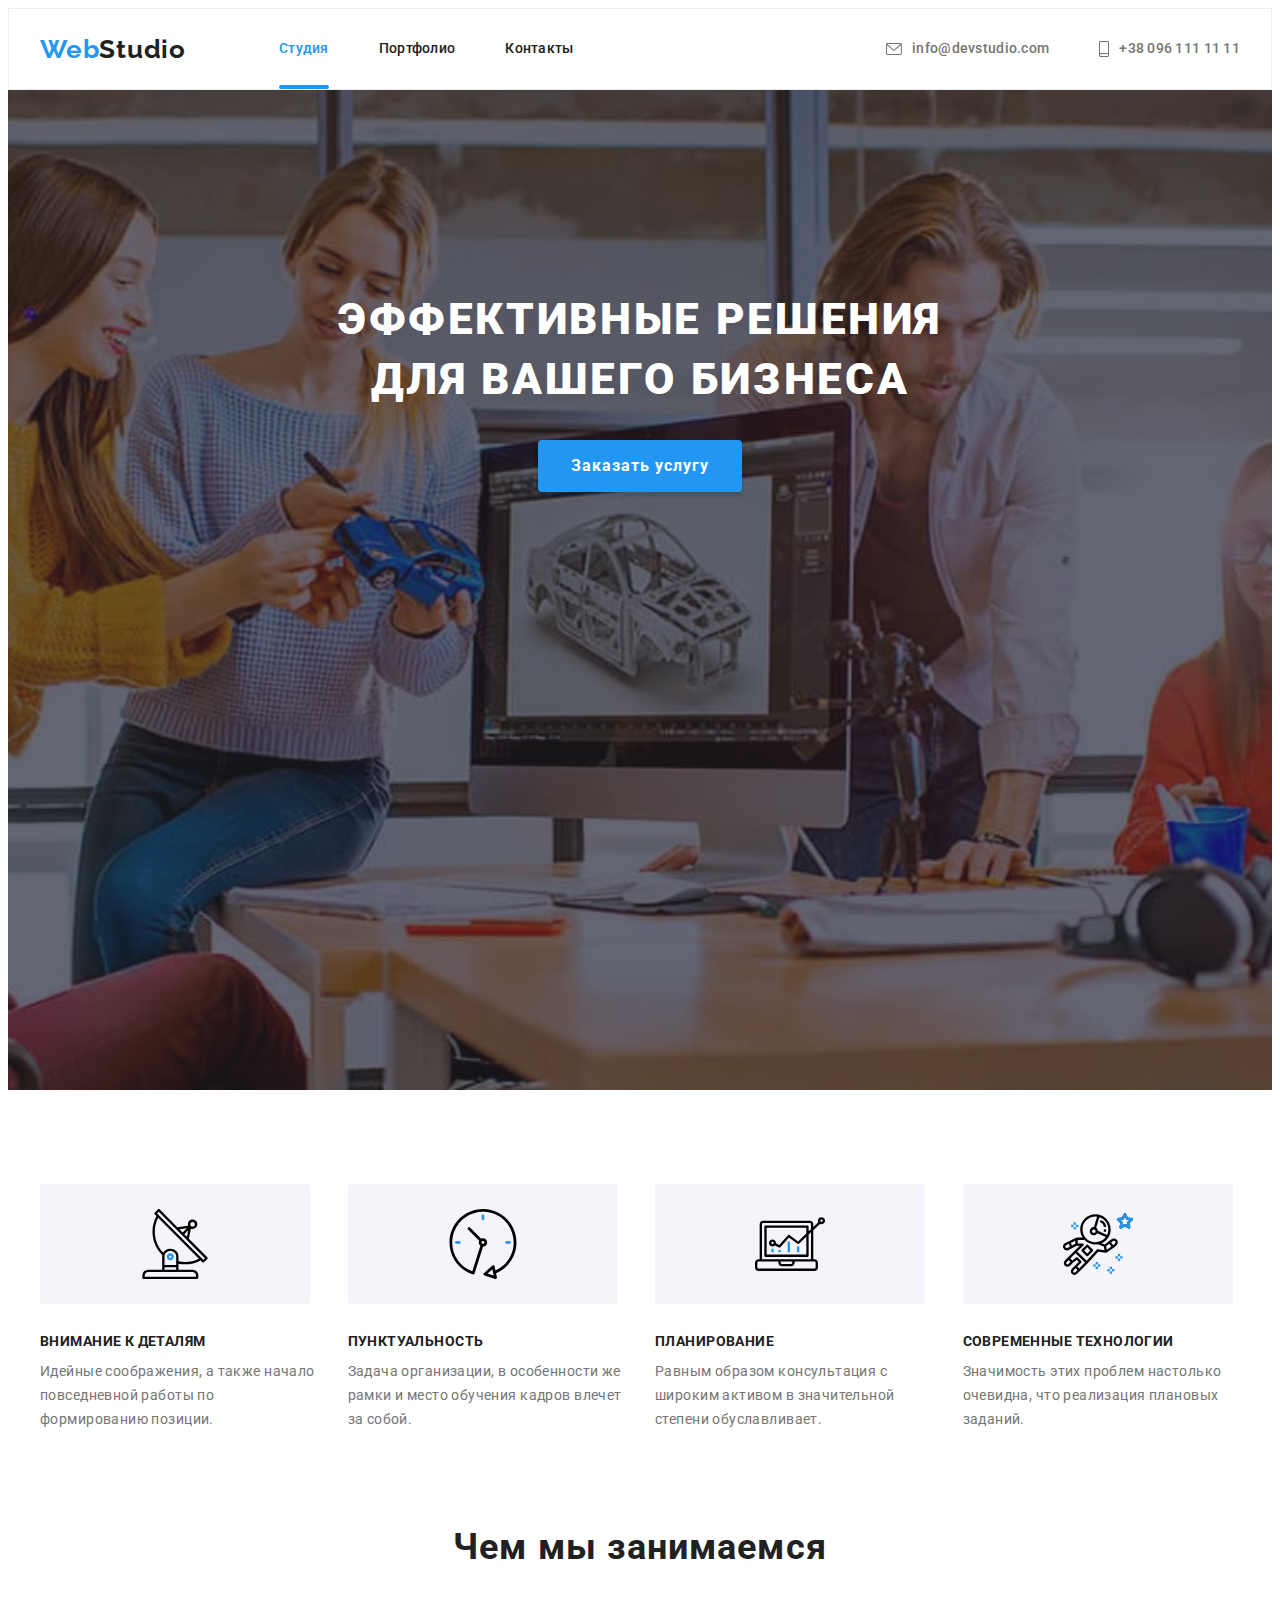
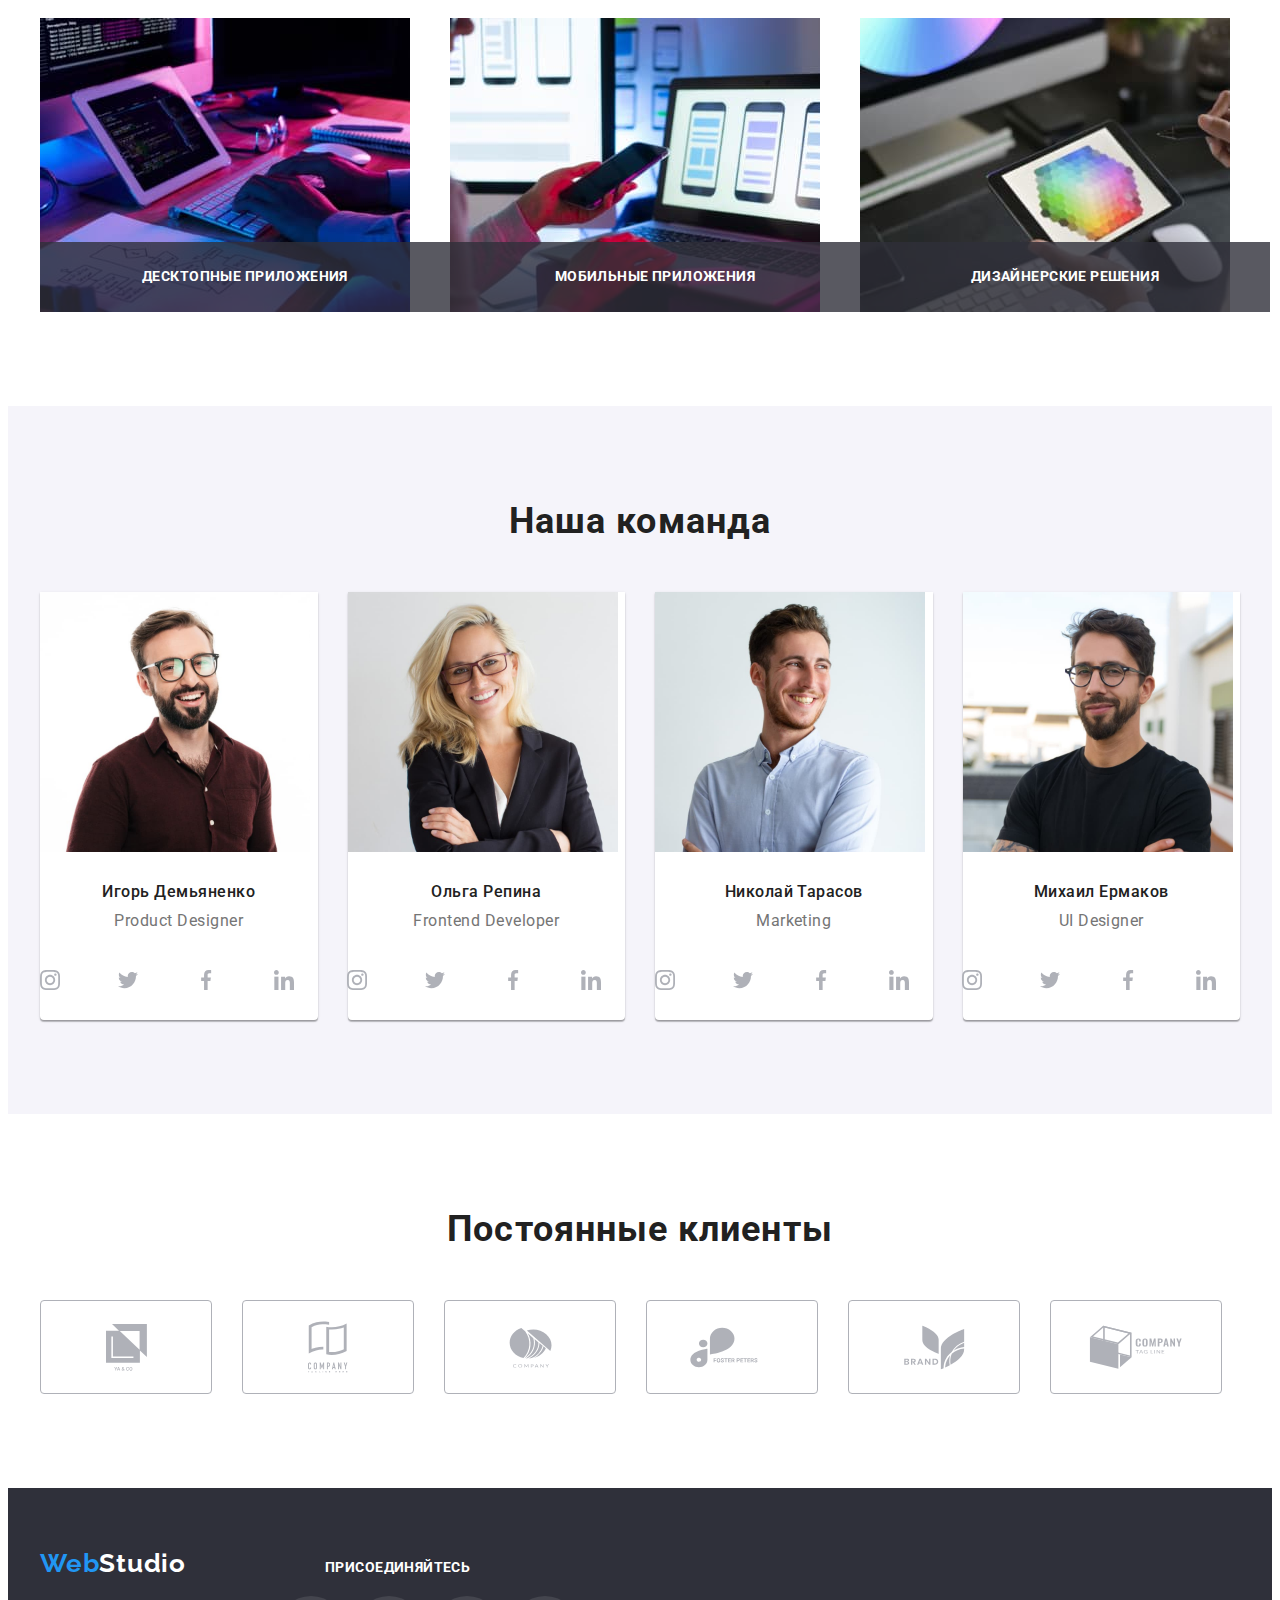
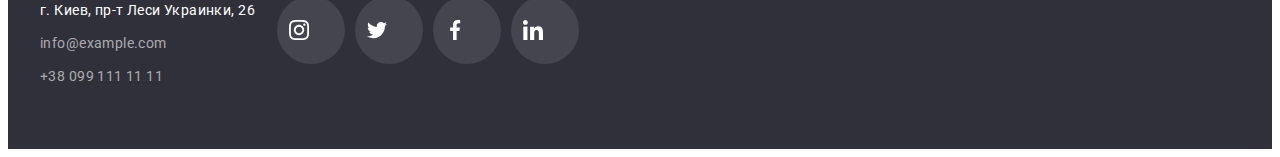
<file: index.html>
<!DOCTYPE html>
<html lang="ru">
  <head>
    <meta charset="UTF-8" />
    <meta http-equiv="X-UA-Compatible" content="IE=edge" />
    <meta name="viewport" content="width=device-width, initial-scale=1.0" />
    <title>Web Studio</title>
    <link rel="preconnect" href="https://fonts.googleapis.com" />
    <link rel="preconnect" href="https://fonts.gstatic.com" crossorigin />
    <link
      href="https://fonts.googleapis.com/css2?family=Raleway:wght@700&family=Roboto:wght@400;500;700;900&display=swap"
      rel="stylesheet"
    />
    <link
      rel="stylesheet"
      href="https://cdnjs.cloudflare.com/ajax/libs/modern-normalize/1.1.0/modern-normalize.min.css"
      integrity="sha512-wpPYUAdjBVSE4KJnH1VR1HeZfpl1ub8YT/NKx4PuQ5NmX2tKuGu6U/JRp5y+Y8XG2tV+wKQpNHVUX03MfMFn9Q=="
      crossorigin="anonymous"
      referrerpolicy="no-referrer"
    />
    <link rel="stylesheet" href="./css/styles.css" />
  </head>
  <body data-body>
    <header class="header">
      <div class="container main-nav">
        <a class="logo" href="/">Web<span>Studio</span></a>

        <nav class="header-nav">
          <ul class="header-list">
            <li class="header-item">
              <a class="header-link link current" href="./">Студия</a>
            </li>
            <li class="header-item">
              <a class="header-link link" href="./portfolio.html">Портфолио</a>
            </li>
            <li class="header-item">
              <a class="header-link link" href="">Контакты</a>
            </li>
          </ul>
        </nav>

        <ul class="auth-nav">
          <li class="header-item">
            <a
              class="link nav-contacts"
              href="mailto:info@devstudio.com"
              aria-label="Почта"
            >
              <svg class="contact-icon" width="16" height="12">
                <use href="./images/sprite.svg#icon-envelope"></use>
              </svg>
              info@devstudio.com
            </a>
          </li>
          <li class="header-item">
            <a
              href="tel:+380961111111"
              class="link nav-contacts"
              aria-label="Телефон"
            >
              <svg class="contact-icon" width="10" height="16">
                <use href="./images/sprite.svg#icon-smartphone"></use>
              </svg>
              +38 096 111 11 11</a
            >
          </li>
        </ul>
      </div>
    </header>

    <!--Блок-герой-->
    <main>
      <section class="hero">
        <div class="hero-overlay">
          <h1 class="hero-title">Эффективные решения для вашего бизнеса</h1>
          <button class="btn" type="button" data-modal-open>
            Заказать услугу
          </button>
        </div>
      </section>

      <!--Наши преимущества-->

      <section class="section features">
        <div class="container">
          <h2 hidden>Преимущества Web Studio</h2>
          <ul class="features-list">
            <li class="features-item">
              <button class="button" aria-label="Внимание к деталям">
                <svg class="button-icon" width="70" height="70">
                  <use href="./images/sprite.svg#icon-antenna"></use>
                </svg>
              </button>
              <h3 class="features-list-title">Внимание к деталям</h3>
              <p class="features-list-text">
                Идейные соображения, а также начало повседневной работы по
                формированию позиции.
              </p>
            </li>
            <li class="features-item">
              <button class="button" aria-label="Пунктуальность">
                <svg class="button-icon" width="70" height="70">
                  <use href="./images/sprite.svg#icon-clock"></use>
                </svg>
              </button>
              <h3 class="features-list-title">Пунктуальность</h3>
              <p class="features-list-text">
                Задача организации, в особенности же рамки и место обучения
                кадров влечет за собой.
              </p>
            </li>
            <li class="features-item">
              <button class="button" aria-label="Планирование">
                <svg class="button-icon" width="70" height="70">
                  <use href="./images/sprite.svg#icon-diagram"></use>
                </svg>
              </button>
              <h3 class="features-list-title">Планирование</h3>
              <p class="features-list-text">
                Равным образом консультация с широким активом в значительной
                степени обуславливает.
              </p>
            </li>
            <li class="features-item">
              <button class="button" aria-label="Современные технологии">
                <svg class="button-icon" width="70" height="70">
                  <use href="./images/sprite.svg#icon-astronaut"></use>
                </svg>
              </button>
              <h3 class="features-list-title">Современные технологии</h3>
              <p class="features-list-text">
                Значимость этих проблем настолько очевидна, что реализация
                плановых заданий.
              </p>
            </li>
          </ul>
        </div>
      </section>
      <!--Виды деятельности-->

      <section class="section work">
        <div class="container">
          <h2 class="section-title">Чем мы занимаемся</h2>
          <ul class="work-list">
            <li class="work-item">
              <img
                src="./images/usability.jpg"
                alt="Десктопные приложения"
                width="370"
                height="294"
              />
              <div class="work-descr">
                <p>Десктопные приложения</p>
              </div>
            </li>

            <li class="work-item">
              <img
                src="./images/html_css.jpg"
                alt="Мобильные приложения"
                width="370"
                height="294"
              />
              <div class="work-descr">
                <p>Мобильные приложения</p>
              </div>
            </li>

            <li class="work-item">
              <img
                src="./images/web_design.jpg"
                alt="Веб-дизайн"
                width="370"
                height="294"
              />
              <div class="work-descr">
                <p>Дизайнерские решения</p>
              </div>
            </li>
          </ul>
        </div>
      </section>

      <!--Наша команда-->

      <section class="section team">
        <div class="container">
          <h2 class="section-title">Наша команда</h2>
          <ul class="team-list">
            <li class="team-item">
              <article class="card">
                <div class="card-thumb">
                  <img
                    src="./images/igor_demianenko.jpg"
                    alt="Дизайнер Игорь Демьяненко"
                    width="270"
                    height="260"
                  />
                </div>
                <div class="card-content">
                  <h3 class="name">Игорь Демьяненко</h3>
                  <p class="team-text" lang="en">Product Designer</p>
                  <ul class="social-list">
                    <li class="social-li">
                      <a
                        class="social-link"
                        href=""
                        target="_blank"
                        rel="noopener noreferrer"
                        aria-label="Instagram"
                      >
                        <svg class="social-item" width="20" height="20">
                          <use href="./images/sprite.svg#icon-instagram"></use>
                        </svg>
                      </a>
                    </li>
                    <li class="social-li">
                      <a
                        class="social-link"
                        href=""
                        target="_blank"
                        rel="noopener noreferrer"
                        aria-label="Twitter"
                      >
                        <svg class="social-item" width="20" height="20">
                          <use href="./images/sprite.svg#icon-twitter"></use>
                        </svg>
                      </a>
                    </li>

                    <li class="social-li">
                      <a
                        class="social-link"
                        href=""
                        target="_blank"
                        rel="noopener noreferrer"
                        aria-label="Facebook"
                      >
                        <svg width="20" height="20">
                          <use
                            class="social-item"
                            href="./images/sprite.svg#icon-facebook"
                          ></use>
                        </svg>
                      </a>
                    </li>

                    <li class="social-li">
                      <a
                        class="social-link"
                        href=""
                        target="_blank"
                        rel="noopener noreferrer"
                        aria-label="Linkedin"
                      >
                        <svg class="social-item" width="20" height="20">
                          <use href="./images/sprite.svg#icon-linkedin"></use>
                        </svg>
                      </a>
                    </li>
                  </ul>
                </div>
              </article>
            </li>

            <li class="team-item">
              <article class="card">
                <div class="card-thumb">
                  <img
                    src="./images/olga_repina.jpg"
                    alt="Frontend-разработчик Ольга Репина"
                    width="270"
                    height="260"
                  />
                </div>
                <div class="card-content">
                  <h3 class="name">Ольга Репина</h3>
                  <p class="team-text" lang="en">Frontend Developer</p>
                  <ul class="social-list">
                    <li class="social-li">
                      <a
                        class="social-link"
                        href=""
                        target="_blank"
                        rel="noopener noreferrer"
                        aria-label="Instagram"
                      >
                        <svg class="social-item" width="20" height="20">
                          <use href="./images/sprite.svg#icon-instagram"></use>
                        </svg>
                      </a>
                    </li>
                    <li class="social-li">
                      <a
                        class="social-link"
                        href=""
                        target="_blank"
                        rel="noopener noreferrer"
                        aria-label="Twitter"
                      >
                        <svg class="social-item" width="20" height="20">
                          <use href="./images/sprite.svg#icon-twitter"></use>
                        </svg>
                      </a>
                    </li>

                    <li class="social-li">
                      <a
                        class="social-link"
                        href=""
                        target="_blank"
                        rel="noopener noreferrer"
                        aria-label="Facebook"
                      >
                        <svg width="20" height="20">
                          <use
                            class="social-item"
                            href="./images/sprite.svg#icon-facebook"
                          ></use>
                        </svg>
                      </a>
                    </li>

                    <li class="social-li">
                      <a
                        class="social-link"
                        href=""
                        target="_blank"
                        rel="noopener noreferrer"
                        aria-label="Linkedin"
                      >
                        <svg class="social-item" width="20" height="20">
                          <use href="./images/sprite.svg#icon-linkedin"></use>
                        </svg>
                      </a>
                    </li>
                  </ul>
                </div>
              </article>
            </li>

            <li class="team-item">
              <article class="card">
                <div class="card-thumb">
                  <img
                    src="./images/nikolaj_tarasov.jpg"
                    alt="Маркетолог Николай Тарасов"
                    width="270"
                    height="260"
                  />
                </div>
                <div class="card-content">
                  <h3 class="name">Николай Тарасов</h3>
                  <p class="team-text" lang="en">Marketing</p>
                  <ul class="social-list">
                    <li class="social-li">
                      <a
                        class="social-link"
                        href=""
                        target="_blank"
                        rel="noopener noreferrer"
                        aria-label="Instagram"
                      >
                        <svg class="social-item" width="20" height="20">
                          <use href="./images/sprite.svg#icon-instagram"></use>
                        </svg>
                      </a>
                    </li>
                    <li class="social-li">
                      <a
                        class="social-link"
                        href=""
                        target="_blank"
                        rel="noopener noreferrer"
                        aria-label="Twitter"
                      >
                        <svg class="social-item" width="20" height="20">
                          <use href="./images/sprite.svg#icon-twitter"></use>
                        </svg>
                      </a>
                    </li>

                    <li class="social-li">
                      <a
                        class="social-link"
                        href=""
                        target="_blank"
                        rel="noopener noreferrer"
                        aria-label="Facebook"
                      >
                        <svg width="20" height="20">
                          <use
                            class="social-item"
                            href="./images/sprite.svg#icon-facebook"
                          ></use>
                        </svg>
                      </a>
                    </li>

                    <li class="social-li">
                      <a
                        class="social-link"
                        href=""
                        target="_blank"
                        rel="noopener noreferrer"
                        aria-label="Linkedin"
                      >
                        <svg class="social-item" width="20" height="20">
                          <use href="./images/sprite.svg#icon-linkedin"></use>
                        </svg>
                      </a>
                    </li>
                  </ul>
                </div>
              </article>
            </li>

            <li class="team-item">
              <article class="card">
                <div class="card-thumb">
                  <img
                    src="./images/mihail_ermakov.jpg"
                    alt="UI-дизайнер Михаил Ермаков"
                    width="270"
                    height="260"
                  />
                </div>
                <div class="card-content">
                  <h3 class="name">Михаил Ермаков</h3>
                  <p class="team-text" lang="en">UI Designer</p>
                  <ul class="social-list">
                    <li class="social-li">
                      <a
                        class="social-link"
                        href=""
                        target="_blank"
                        rel="noopener noreferrer"
                        aria-label="Instagram"
                      >
                        <svg class="social-item" width="20" height="20">
                          <use href="./images/sprite.svg#icon-instagram"></use>
                        </svg>
                      </a>
                    </li>
                    <li class="social-li">
                      <a
                        class="social-link"
                        href=""
                        target="_blank"
                        rel="noopener noreferrer"
                        aria-label="Twitter"
                      >
                        <svg class="social-item" width="20" height="20">
                          <use href="./images/sprite.svg#icon-twitter"></use>
                        </svg>
                      </a>
                    </li>

                    <li class="social-li">
                      <a
                        class="social-link"
                        href=""
                        target="_blank"
                        rel="noopener noreferrer"
                        aria-label="Facebook"
                      >
                        <svg width="20" height="20">
                          <use
                            class="social-item"
                            href="./images/sprite.svg#icon-facebook"
                          ></use>
                        </svg>
                      </a>
                    </li>

                    <li class="social-li">
                      <a
                        class="social-link"
                        href=""
                        target="_blank"
                        rel="noopener noreferrer"
                        aria-label="Linkedin"
                      >
                        <svg class="social-item" width="20" height="20">
                          <use href="./images/sprite.svg#icon-linkedin"></use>
                        </svg>
                      </a>
                    </li>
                  </ul>
                </div>
              </article>
            </li>
          </ul>
        </div>
      </section>

      <!--Наши клиенты-->
      <section class="section clients">
        <div class="container">
          <h2 class="section-title">Постоянные клиенты</h2>
          <ul class="clients-list">
            <li>
              <a
                class="clients-item"
                href=""
                target="_blank"
                rel="noopener noreferrer"
                aria-label="client 1"
              >
                <svg class="client" width="41" height="47">
                  <use href="./images/sprite.svg#icon-client-1"></use>
                </svg>
              </a>
            </li>
            <li>
              <a
                class="clients-item"
                href=""
                target="_blank"
                rel="noopener noreferrer"
                aria-label="client 2"
              >
                <svg class="client" width="40" height="52">
                  <use href="./images/sprite.svg#icon-client-2"></use>
                </svg>
              </a>
            </li>
            <li>
              <a
                class="clients-item"
                href=""
                target="_blank"
                rel="noopener noreferrer"
                aria-label="client 3"
              >
                <svg class="client" width="43" height="41">
                  <use href="./images/sprite.svg#icon-client-3"></use>
                </svg>
              </a>
            </li>
            <li>
              <a
                class="clients-item"
                href=""
                target="_blank"
                rel="noopener noreferrer"
                aria-label="client 4"
              >
                <svg class="client" width="84" height="41">
                  <use href="./images/sprite.svg#icon-client-4"></use>
                </svg>
              </a>
            </li>
            <li>
              <a
                class="clients-item"
                href=""
                target="_blank"
                rel="noopener noreferrer"
                aria-label="client 5"
              >
                <svg class="client" width="63" height="45">
                  <use href="./images/sprite.svg#icon-client-5"></use>
                </svg>
              </a>
            </li>
            <li>
              <a
                class="clients-item"
                href=""
                target="_blank"
                rel="noopener noreferrer"
                aria-label="client 6"
              >
                <svg class="client" width="94" height="44">
                  <use href="./images/sprite.svg#icon-client-6"></use>
                </svg>
              </a>
            </li>
          </ul>
        </div>
      </section>
    </main>
    <!--Футер-->
    <footer>
      <section class="footer">
        <div class="container">
          <div class="footer-containers">
            <div class="primary-footer-container">
              <a class="logo" href="/"
                >Web<span class="logo-footer">Studio</span></a
              >
              <ul class="footer-contacts">
                <li>
                  <address class="address">
                    г. Киев, пр-т Леси Украинки, 26
                  </address>
                </li>
                <li>
                  <a class="link" href="mailto:info@example.com"
                    >info@example.com</a
                  >
                </li>
                <li>
                  <a class="link" href="tel:+380991111111">+38 099 111 11 11</a>
                </li>
              </ul>
            </div>

            <div class="secondary-footer-container">
              <h3 class="social-title">присоединяйтесь</h3>
              <ul class="footer-social-list">
                <li class="social-thumb">
                  <a
                    class="footer-social-link"
                    href=""
                    target="_blank"
                    rel="noopener noreferrer"
                    aria-label="Instagram"
                  >
                    <svg class="footer-social-item" width="20" height="20">
                      <use href="./images/sprite.svg#icon-instagram"></use>
                    </svg>
                  </a>
                </li>
                <li class="social-thumb">
                  <a
                    class="footer-social-link"
                    href=""
                    target="_blank"
                    rel="noopener noreferrer"
                    aria-label="Twitter"
                  >
                    <svg class="footer-social-item" width="20" height="20">
                      <use href="./images/sprite.svg#icon-twitter"></use>
                    </svg>
                  </a>
                </li>

                <li class="social-thumb">
                  <a
                    class="footer-social-link"
                    href=""
                    target="_blank"
                    rel="noopener noreferrer"
                    aria-label="Facebook"
                  >
                    <svg width="20" height="20">
                      <use
                        class="footer-social-item"
                        href="./images/sprite.svg#icon-facebook"
                      ></use>
                    </svg>
                  </a>
                </li>

                <li class="social-thumb">
                  <a
                    class="footer-social-link"
                    href=""
                    target="_blank"
                    rel="noopener noreferrer"
                    aria-label="Linkedin"
                  >
                    <svg class="footer-social-item" width="20" height="20">
                      <use href="./images/sprite.svg#icon-linkedin"></use>
                    </svg>
                  </a>
                </li>
              </ul>
            </div>
          </div>
        </div>
      </section>
    </footer>
    <!--Модальное окно-->
    <div class="backdrop is-hidden" data-modal>
      <div class="modal">
        <button class="modal-close-btn" type="button" data-modal-close>
          <svg width="11" height="11">
            <use href="./images/sprite.svg#icon-vector"></use>
          </svg>
        </button>
      </div>
    </div>

    <script src="./js/modal.js"></script>
  </body>
</html>
</file>
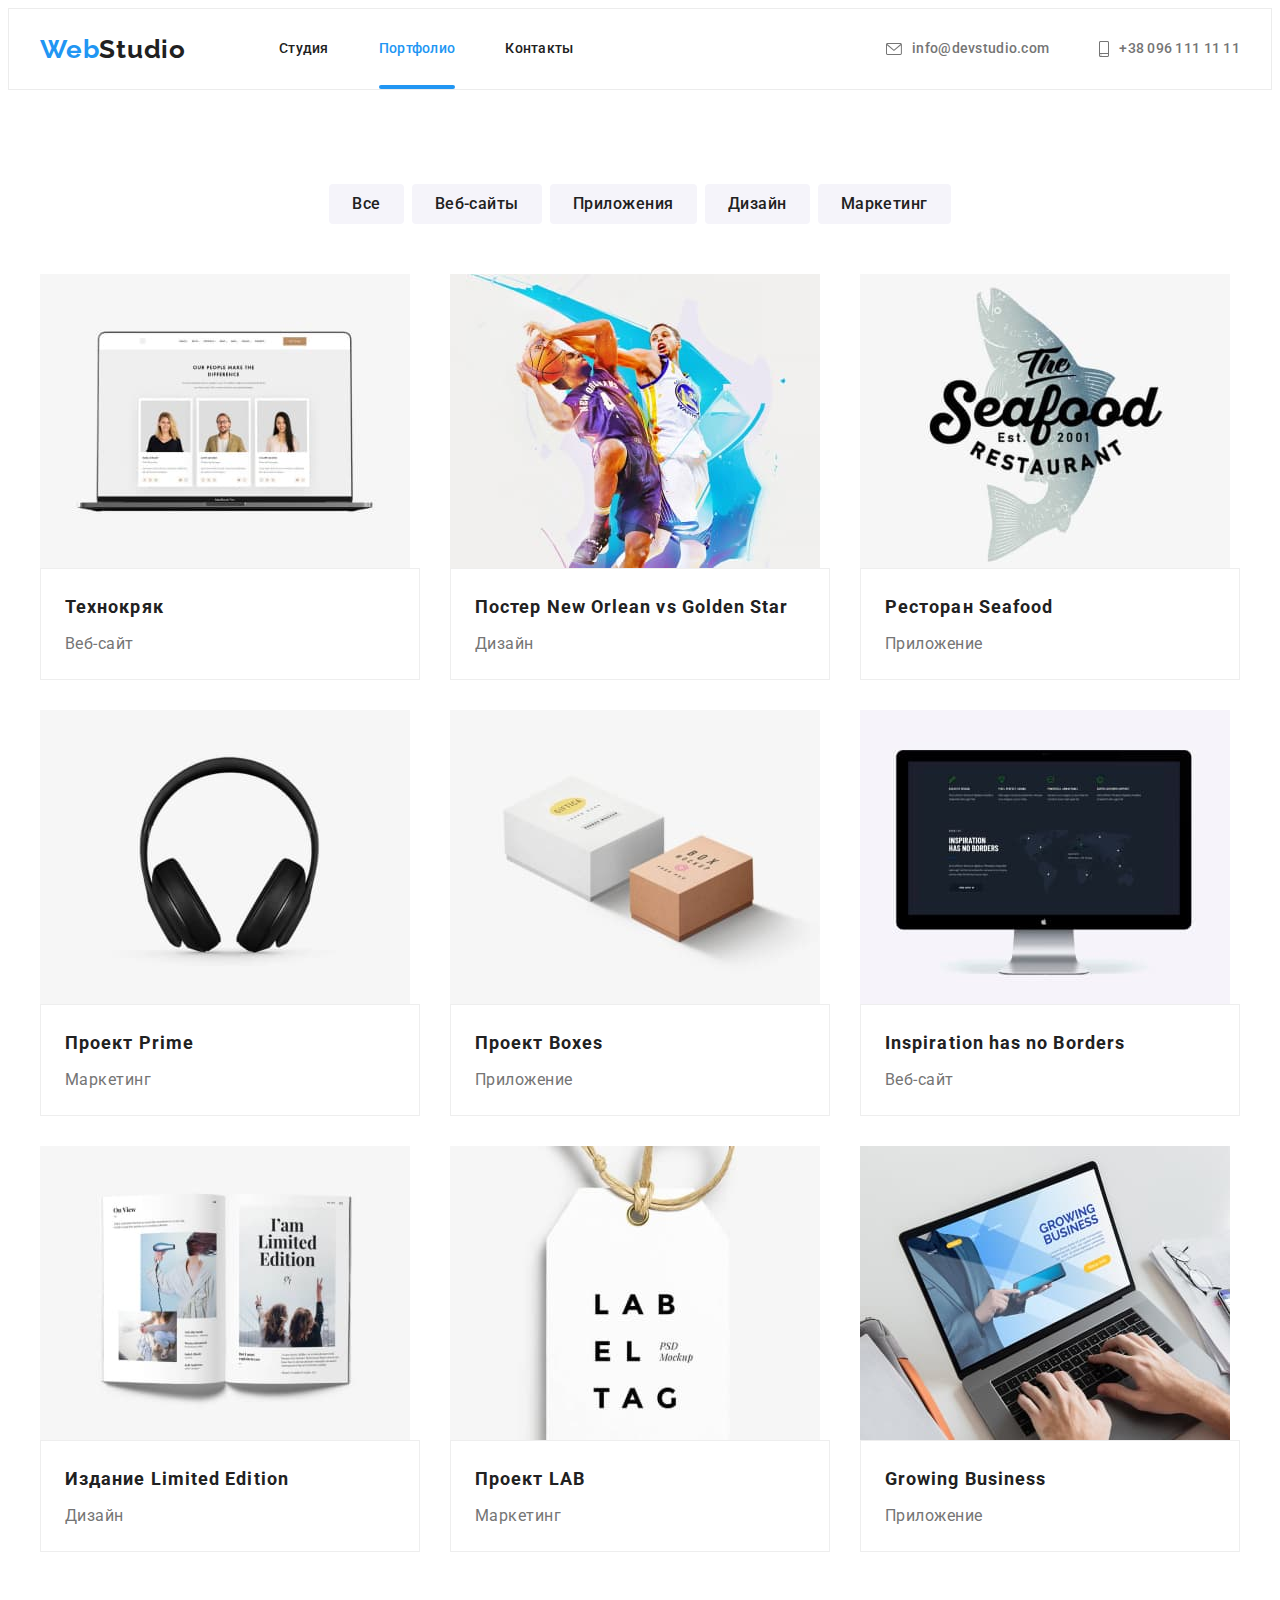
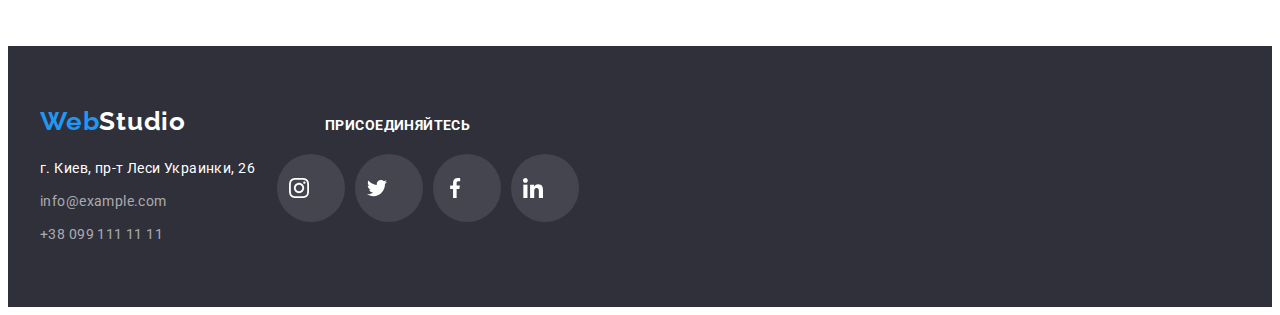
<file: portfolio.html>
<!DOCTYPE html>
<html lang="ru">
  <head>
    <meta charset="UTF-8" />
    <meta http-equiv="X-UA-Compatible" content="IE=edge" />
    <meta name="viewport" content="width=device-width, initial-scale=1.0" />
    <title>Web Studio</title>
    <link rel="preconnect" href="https://fonts.googleapis.com" />
    <link rel="preconnect" href="https://fonts.gstatic.com" crossorigin />
    <link
      href="https://fonts.googleapis.com/css2?family=Raleway:wght@700&family=Roboto:wght@400;500;700;900&display=swap"
      rel="stylesheet"
    />
    <link
      rel="stylesheet"
      href="https://cdnjs.cloudflare.com/ajax/libs/modern-normalize/1.1.0/modern-normalize.min.css"
      integrity="sha512-wpPYUAdjBVSE4KJnH1VR1HeZfpl1ub8YT/NKx4PuQ5NmX2tKuGu6U/JRp5y+Y8XG2tV+wKQpNHVUX03MfMFn9Q=="
      crossorigin="anonymous"
      referrerpolicy="no-referrer"
    />
    <link rel="stylesheet" href="./css/styles.css" />
  </head>
  <body>
    <header class="header">
      <div class="container main-nav">
        <a class="logo" href="/">Web<span>Studio</span></a>

        <nav class="header-nav">
          <ul class="header-list">
            <li class="header-item">
              <a class="header-link link" href="./">Студия</a>
            </li>
            <li class="header-item">
              <a class="header-link link current" href="./portfolio.html"
                >Портфолио</a
              >
            </li>
            <li class="header-item">
              <a class="header-link link" href="">Контакты</a>
            </li>
          </ul>
        </nav>

        <ul class="auth-nav">
          <li class="header-item">
            <a
              class="link nav-contacts"
              href="mailto:info@devstudio.com"
              aria-label="Почта"
            >
              <svg class="contact-icon" width="16" height="12">
                <use href="./images/sprite.svg#icon-envelope"></use>
              </svg>
              info@devstudio.com
            </a>
          </li>
          <li class="header-item">
            <a
              href="tel:+380961111111"
              class="link nav-contacts"
              aria-label="Телефон"
            >
              <svg class="contact-icon" width="10" height="16">
                <use href="./images/sprite.svg#icon-smartphone"></use>
              </svg>
              +38 096 111 11 11</a
            >
          </li>
        </ul>
      </div>
    </header>
    <!--Страница портфолио-->
    <main>
      <section class="section portfolio">
        <div class="container">
          <h1 hidden>Портфолио</h1>
          <!--Фильтры проектов-->
          <ul class="filter-btn">
            <li class="filter-items">
              <button class="btn" type="button">Все</button>
            </li>
            <li class="filter-items">
              <button class="btn" type="button">Веб-сайты</button>
            </li>
            <li class="filter-items">
              <button class="btn" type="button">Приложения</button>
            </li>
            <li class="filter-items">
              <button class="btn" type="button">Дизайн</button>
            </li>
            <li class="filter-items">
              <button class="btn" type="button">Маркетинг</button>
            </li>
          </ul>
          <!--Список проектов-->
          <ul class="card-set">
            <li class="card-item">
              <article class="card-article">
                <div class="card-box">
                  <img
                    src="./images/technokriak.jpg"
                    alt="Технокряк"
                    width="370"
                    height="294"
                  />
                  <div class="portfolio-overlay">
                    <p class="portfolio-descr">
                      Ресурс предлагает комплексные предложения с разным уровнем
                      функционала и сервисов. Все это позволит посетителю
                      получить исчерпывающие сведения  о компании или частном
                      лице.
                    </p>
                  </div>
                </div>
                <div class="card-descr">
                  <h2 class="card-project">Технокряк</h2>
                  <p class="filter">Веб-сайт</p>
                </div>
              </article>
            </li>

            <li class="card-item">
              <article class="card-article">
                <div class="card-box">
                  <img
                    src="./images/poster_new_orlean.jpg"
                    alt="Постер New Orlean vs Golden Star"
                    width="370"
                    height="294"
                  />
                  <div class="portfolio-overlay">
                    <p class="portfolio-descr">
                      Ресурс предлагает комплексные предложения с разным уровнем
                      функционала и сервисов. Все это позволит посетителю
                      получить исчерпывающие сведения  о компании или частном
                      лице.
                    </p>
                  </div>
                </div>
                <div class="card-descr">
                  <h2 class="card-project">Постер New Orlean vs Golden Star</h2>
                  <p class="filter">Дизайн</p>
                </div>
              </article>
            </li>

            <li class="card-item">
              <article class="card-article">
                <div class="card-box">
                  <img
                    src="./images/restaurant_seafood.jpg"
                    alt="Ресторан Seafood"
                    width="370"
                    height="294"
                  />
                  <div class="portfolio-overlay">
                    <p class="portfolio-descr">
                      Ресурс предлагает комплексные предложения с разным уровнем
                      функционала и сервисов. Все это позволит посетителю
                      получить исчерпывающие сведения  о компании или частном
                      лице.
                    </p>
                  </div>
                </div>
                <div class="card-descr">
                  <h2 class="card-project">Ресторан Seafood</h2>
                  <p class="filter">Приложение</p>
                </div>
              </article>
            </li>

            <li class="card-item">
              <article class="card-article">
                <div class="card-box">
                  <img
                    src="./images/proekt_prime.jpg"
                    alt="Проект Prime"
                    width="370"
                    height="294"
                  />
                  <div class="portfolio-overlay">
                    <p class="portfolio-descr">
                      Ресурс предлагает комплексные предложения с разным уровнем
                      функционала и сервисов. Все это позволит посетителю
                      получить исчерпывающие сведения  о компании или частном
                      лице.
                    </p>
                  </div>
                </div>
                <div class="card-descr">
                  <h2 class="card-project">Проект Prime</h2>
                  <p class="filter">Маркетинг</p>
                </div>
              </article>
            </li>

            <li class="card-item">
              <article class="card-article">
                <div class="card-box">
                  <img
                    src="./images/proekt_boxes.jpg"
                    alt="Проект Boxes"
                    width="370"
                    height="294"
                  />
                  <div class="portfolio-overlay">
                    <p class="portfolio-descr">
                      Ресурс предлагает комплексные предложения с разным уровнем
                      функционала и сервисов. Все это позволит посетителю
                      получить исчерпывающие сведения  о компании или частном
                      лице.
                    </p>
                  </div>
                </div>
                <div class="card-descr">
                  <h2 class="card-project">Проект Boxes</h2>
                  <p class="filter">Приложение</p>
                </div>
              </article>
            </li>

            <li class="card-item">
              <article class="card-article">
                <div class="card-box">
                  <img
                    src="./images/site_inspirations.jpg"
                    alt="Сайт Inspiration has no Borders"
                    width="370"
                    height="294"
                  />
                  <div class="portfolio-overlay">
                    <p class="portfolio-descr">
                      Ресурс предлагает комплексные предложения с разным уровнем
                      функционала и сервисов. Все это позволит посетителю
                      получить исчерпывающие сведения  о компании или частном
                      лице.
                    </p>
                  </div>
                </div>
                <div class="card-descr">
                  <h2 class="card-project">Inspiration has no Borders</h2>
                  <p class="filter">Веб-сайт</p>
                </div>
              </article>
            </li>

            <li class="card-item">
              <article class="card-article">
                <div class="card-box">
                  <img
                    src="./images/izdanie_le.jpg"
                    alt="Издание Limited Edition"
                    width="370"
                    height="294"
                  />
                  <div class="portfolio-overlay">
                    <p class="portfolio-descr">
                      Ресурс предлагает комплексные предложения с разным уровнем
                      функционала и сервисов. Все это позволит посетителю
                      получить исчерпывающие сведения  о компании или частном
                      лице.
                    </p>
                  </div>
                </div>
                <div class="card-descr">
                  <h2 class="card-project">Издание Limited Edition</h2>
                  <p class="filter">Дизайн</p>
                </div>
              </article>
            </li>

            <li class="card-item">
              <article class="card-article">
                <div class="card-box">
                  <img
                    src="./images/lab.jpg"
                    alt="Проект LAB"
                    width="370"
                    height="294"
                  />
                  <div class="portfolio-overlay">
                    <p class="portfolio-descr">
                      Ресурс предлагает комплексные предложения с разным уровнем
                      функционала и сервисов. Все это позволит посетителю
                      получить исчерпывающие сведения  о компании или частном
                      лице.
                    </p>
                  </div>
                </div>
                <div class="card-descr">
                  <h2 class="card-project">Проект LAB</h2>
                  <p class="filter">Маркетинг</p>
                </div>
              </article>
            </li>

            <li class="card-item">
              <article class="card-article">
                <div class="card-box">
                  <img
                    src="./images/growing_business.jpg"
                    alt="Growing Business"
                    width="370"
                    height="294"
                  />
                  <div class="portfolio-overlay">
                    <p class="portfolio-descr">
                      Ресурс предлагает комплексные предложения с разным уровнем
                      функционала и сервисов. Все это позволит посетителю
                      получить исчерпывающие сведения  о компании или частном
                      лице.
                    </p>
                  </div>
                </div>
                <div class="card-descr">
                  <h2 class="card-project">Growing Business</h2>
                  <p class="filter">Приложение</p>
                </div>
              </article>
            </li>
          </ul>
        </div>
      </section>
    </main>

    <!--Футер-->
    <footer>
      <section class="footer">
        <div class="container">
          <div class="footer-containers">
            <div class="primary-footer-container">
              <a class="logo" href="/"
                >Web<span class="logo-footer">Studio</span></a
              >
              <ul class="footer-contacts">
                <li>
                  <address class="address">
                    г. Киев, пр-т Леси Украинки, 26
                  </address>
                </li>
                <li>
                  <a class="link" href="mailto:info@example.com"
                    >info@example.com</a
                  >
                </li>
                <li>
                  <a class="link" href="tel:+380991111111">+38 099 111 11 11</a>
                </li>
              </ul>
            </div>

            <div class="secondary-footer-container">
              <h3 class="social-title">присоединяйтесь</h3>
              <ul class="footer-social-list">
                <li class="social-thumb">
                  <a
                    class="footer-social-link"
                    href=""
                    target="_blank"
                    rel="noopener noreferrer"
                    aria-label="Instagram"
                  >
                    <svg class="footer-social-item" width="20" height="20">
                      <use href="./images/sprite.svg#icon-instagram"></use>
                    </svg>
                  </a>
                </li>
                <li class="social-thumb">
                  <a
                    class="footer-social-link"
                    href=""
                    target="_blank"
                    rel="noopener noreferrer"
                    aria-label="Twitter"
                  >
                    <svg class="footer-social-item" width="20" height="20">
                      <use href="./images/sprite.svg#icon-twitter"></use>
                    </svg>
                  </a>
                </li>

                <li class="social-thumb">
                  <a
                    class="footer-social-link"
                    href=""
                    target="_blank"
                    rel="noopener noreferrer"
                    aria-label="Facebook"
                  >
                    <svg width="20" height="20">
                      <use
                        class="footer-social-item"
                        href="./images/sprite.svg#icon-facebook"
                      ></use>
                    </svg>
                  </a>
                </li>

                <li class="social-thumb">
                  <a
                    class="footer-social-link"
                    href=""
                    target="_blank"
                    rel="noopener noreferrer"
                    aria-label="Linkedin"
                  >
                    <svg class="footer-social-item" width="20" height="20">
                      <use href="./images/sprite.svg#icon-linkedin"></use>
                    </svg>
                  </a>
                </li>
              </ul>
            </div>
          </div>
        </div>
      </section>
    </footer>
    <script src="./js/modal.js"></script>
  </body>
</html>
</file>
<file: css/styles.css>
:root {
  --primary-text-color: #757575;
  --title-text-color: #212121;
  --accent-color: #2196f3;
  --primary-white-color: #ffffff;
  --background-color: #fff;
  --bg-color-footer: #2f303a;
  --icon-color: #afb1b8;
  --card-set-gap: 30px;
  --anim: 250ms cubic-bezier(0.4, 0, 0.2, 1);
}

/*Основные стили*/
body {
  color: var(--primary-text-color);
  background-color: var(--background-color);
  font-family: Roboto, sans-serif;
}

.no-scroll {
  overflow: hidden;
}

a {
  text-decoration: none;
}

h1,
h2,
h3,
h4,
p {
  margin: 0;
}

ul {
  margin: 0;
  padding-left: 0;
  list-style: none;
}

.link {
  text-decoration: none;
}

img {
  display: block;
  max-width: 100%;
  height: auto;
}

/*Хедер*/
.header {
  background-color: var(--primary-white-color);
}

.container {
  width: 1200px;
  padding: 0 15px;
  margin: 0 auto;
}

.section {
  padding-top: 94px;
  padding-bottom: 94px;
}

.main-nav {
  display: flex;
  align-items: center;
}
/* Лого */

.logo {
  color: var(--accent-color);
  font-family: Raleway, sans-serif;
  font-weight: 700;
  font-size: 26px;
  line-height: 1.19;
  letter-spacing: 0.03em;
}

.logo > span {
  color: var(--title-text-color);
}

.logo .logo-footer {
  color: var(--primary-white-color);
  font-family: "Raleway", sans-serif;
  font-weight: 700;
  font-size: 26px;
  line-height: 1.19;
  letter-spacing: 0.03em;
}

/*Навигация*/

.header {
  border: 1px solid #ececec;
}

.header-list {
  display: flex;
  margin-left: 93px;
  color: var(--title-text-color);
  font-weight: 500;
  font-size: 14px;
  line-height: 1.14;
  letter-spacing: 0.02em;
}

.header-list a.current {
  position: relative;
  color: var(--accent-color);
  display: flex;
  align-items: flex-end;
}

.current::after {
  content: "";
  position: absolute;
  bottom: 0;
  width: 100%;
  height: 4px;

  background: var(--accent-color);
  border-radius: 2px;
}

.header-list .header-link {
  display: block;
  padding-top: 32px;
  padding-bottom: 32px;

  color: var(--title-text-color);
  transition: color var(--anim);
}

.header-list .header-item:not(:last-child) {
  margin-right: 50px;
}

.header-list .link:hover,
.header-list .link:focus {
  color: var(--accent-color);
}

/*Хедер-контакты*/
.auth-nav {
  display: flex;
  margin-left: auto;
}

.auth-nav .header-item + .header-item {
  margin-left: 50px;
}

.nav-contacts {
  display: flex;
  align-items: center;
  color: var(--primary-text-color);
  font-weight: 500;
  font-size: 14px;
  line-height: 1.14;
  letter-spacing: 0.02em;

  transition: color var(--anim);
}

.contact-icon {
  margin-right: 10px;
  fill: currentColor;
}

.nav-contacts:hover,
.nav-contacts:focus {
  color: var(--accent-color);
}

/*Герой*/
.hero-overlay {
  max-width: 1600px;
  height: 600px;
  margin: 0 auto;
  padding-top: 200px;
  padding-bottom: 200px;
  background-color: #2f303a;
  background-image: linear-gradient(
      to right,
      rgba(47, 48, 58, 0.4),
      rgba(47, 48, 58, 0.4)
    ),
    url(../images/hero-img.jpg);
  background-position: center;
  background-size: cover;
}
/*
.hero .hero-box {
  width: 1600px;
  height: 600px;
  background-color: #2f303a;
}
*/

.hero-title {
  margin: 0 auto 30px auto;
  text-align: center;
  max-width: 700px;
  font-weight: 900;
  font-size: 44px;
  line-height: 1.36;
  text-transform: uppercase;
  letter-spacing: 0.06em;
  color: var(--primary-white-color);
}
.hero .btn {
  display: block;
  text-align: center;
  margin: 0 auto;
  border: 1px solid transparent;
  padding: 10px 32px;
  min-width: 200px;
  letter-spacing: 0.06em;
  color: var(--primary-white-color);
  background-color: var(--accent-color);
  font-weight: 700;
  line-height: 1.88;
  box-shadow: 0px 4px 4px rgba(0, 0, 0, 0.15);
  cursor: pointer;
  border-radius: 4px;
}

/*Секция Преимущества*/

.section-title {
  margin-bottom: 50px;
  color: var(--title-text-color);
  font-weight: 700;
  font-size: 36px;
  line-height: 1.17;
  text-align: center;
  letter-spacing: 0.03em;
}

/*.features-list {
  display: flex;
}
.features-item {
  width: 270px;
}
.features-item:not(:last-child) {
  margin-right: 30px;
}*/
.features {
  padding-bottom: 0;
}
.features-list {
  display: flex;
  align-items: center;
  justify-content: center;
  margin: 0;
  padding-left: 0;
  list-style: none;
  margin-left: calc(-1 * var(--card-set-gap));
}

.button {
  display: flex;
  justify-content: center;
  align-items: center;
  padding: 0;
  border: none;
  width: 270px;
  height: 120px;
  background-color: #f5f4fa;
  border-radius: 4px;
}

.features-item .button:focus {
  outline: transparent;
}

.features-item {
  flex-basis: calc(100% / 4 - var(--card-set-gap));
  margin-left: var(--card-set-gap);
}

.features-list-title {
  margin-top: 30px;
  margin-bottom: 10px;
  color: var(--title-text-color);
  font-weight: 700;
  font-size: 14px;
  line-height: 1.14;
  letter-spacing: 0.03em;
  text-transform: uppercase;
}

.features-list-text {
  font-size: 14px;
  line-height: 1.71;
  letter-spacing: 0.03em;
}
/*Секция Чем мы занимаемся*/

.work-list {
  display: flex;
  padding: 0;
  margin: 0;
  list-style: none;
  margin-left: calc(-1 * var(--card-set-gap));
}
.work-list > .work-item {
  position: relative;
  flex-basis: calc(100% / 3 - var(--card-set-gap));
  margin-left: var(--card-set-gap);
}

.work-descr {
  position: absolute;
  background-color: rgba(47, 48, 58, 0.8);
  bottom: 0;
  width: 100%;
  padding: 27px 15px;
  font-weight: 700;
  font-size: 14px;
  line-height: 1.14;
  text-align: center;
  letter-spacing: 0.03em;
  text-transform: uppercase;
  color: #ffffff;
}
/*Секция Команда*/
.team {
  background-color: #f5f4fa;
}

.team-list {
  display: flex;
  list-style: none;
  padding: 0;
  margin: 0;
  margin-left: calc(-1 * var(--card-set-gap));
}
.team-list > .team-item {
  flex-basis: calc(100% / 4 - var(--card-set-gap));
  margin-left: var(--card-set-gap);
}

.card {
  background-color: var(--primary-white-color);
  box-shadow: 0px 1px 3px rgba(0, 0, 0, 0.12), 0px 1px 1px rgba(0, 0, 0, 0.14),
    0px 2px 1px rgba(0, 0, 0, 0.2);
  border-radius: 0px 0px 4px 4px;
}

.card-content {
  padding-top: 30px;
  padding-bottom: 30px;
}

.name {
  color: var(--title-text-color);
  font-weight: 500;
  font-size: 16px;
  line-height: 1.19;
  text-align: center;
  letter-spacing: 0.03em;
}
.team-text {
  color: var(--primary-text-color);
  margin-top: 10px;
  margin-bottom: 16px;
  font-size: 16px;
  line-height: 1.19;
  text-align: center;
  letter-spacing: 0.03em;
}

.social-list {
  display: flex;
  justify-content: center;
  width: 206px;
  height: 44px;
  margin-left: auto;
  margin-right: auto;
}

.social-link {
  display: flex;
  align-items: center;
  padding: 12px;
  width: 44px;
  height: 44px;
  border-radius: 50%;

  transition: background-color var(--anim);
}

.social-li:not(:last-child) {
  margin-right: 10px;
}

.social-link:hover,
.social-link:focus {
  background-color: var(--accent-color);
}

.social-item {
  fill: var(--icon-color);
}

.social-link:hover .social-item,
.social-link:focus .social-item {
  fill: var(--primary-white-color);
}

/*Клиенты*/
.clients-list {
  display: flex;
  margin-left: calc(-1 * var(--card-set-gap));
}

.clients-item {
  display: flex;
  align-items: center;
  justify-content: center;
  margin-left: var(--card-set-gap);
  width: 170px;
  height: 92px;
  border: 1px solid #afb1b8;
  border-radius: 4px;
  color: var(--icon-color);
  background-color: #fff;

  transition: color var(--anim), border-color var(--anim);
}

.client {
  fill: currentColor;
}

.clients-item:hover,
.clients-item:focus {
  color: var(--accent-color);
  border-color: var(--accent-color);
}

/*Футер*/
.footer {
  background-color: var(--bg-color-footer);
  padding-top: 60px;
  padding-bottom: 60px;
}

.footer-contacts li:not(:last-child) {
  margin-bottom: 9px;
}

.footer-contacts {
  margin-top: 20px;
}

.footer-containers {
  display: flex;
  align-items: baseline;
}

.address {
  color: var(--primary-white-color);
  font-size: 14px;
  line-height: 1.71;
  letter-spacing: 0.03em;
  font-style: normal;
}

.footer-contacts .link {
  font-size: 14px;
  line-height: 1.71;
  letter-spacing: 0.03em;
  color: rgba(255, 255, 255, 0.6);
  transition: color var(--anim);
}

.footer-contacts .link:hover,
.footer-contacts .link:focus {
  color: var(--accent-color);
}

.secondary-footer-container {
  margin-left: 70px;
}

.social-title {
  margin-bottom: 20px;
  font-weight: 700;
  font-size: 14px;
  line-height: 1.14;
  letter-spacing: 0.03em;
  text-transform: uppercase;
  color: var(--primary-white-color);
}

.footer-social-list {
  display: flex;
  justify-content: center;
  width: 206px;
  height: 44px;
  margin-left: auto;
  margin-right: auto;
}

.footer-social-link {
  display: flex;
  align-items: center;
  padding: 12px;
  width: 44px;
  height: 44px;
  margin: 0;
  border-radius: 50%;
  background-color: rgba(255, 255, 255, 0.1);

  transition: background-color var(--anim);
}

.footer-social-link:focus,
.footer-social-link:hover {
  background-color: var(--accent-color);
}
.social-thumb:not(:last-child) {
  margin-right: 10px;
}

.footer-social-item {
  fill: var(--primary-white-color);
}

/*Портфолио*/
.portfolio {
  background-color: var(--background-color);
}
/*Кнопки Фильтр в Портфолио*/
.filter-btn {
  display: flex;
  list-style: none;
  padding: 0;
  margin: 0;
  justify-content: center;
  margin-bottom: 50px;
}

.filter-items:not(:last-child) {
  margin-right: 8px;
}

.btn {
  font-family: "Roboto", sans-serif;
  color: var(--title-text-color);
  padding: 6px 22px 6px 22px;
  background-color: #f5f4fa;
  border-radius: 4px;
  border: 1px solid transparent;
  font-weight: 500;
  font-size: 16px;
  line-height: 1.63;
  text-align: center;
  letter-spacing: 0.03em;
  cursor: pointer;

  transition: color var(--anim), background-color var(--anim),
    box-shadow var(--anim);
}

.btn:hover,
.btn:focus {
  color: var(--primary-white-color);
  background-color: var(--accent-color);
  box-shadow: 0px 3px 1px rgba(0, 0, 0, 0.1), 0px 1px 2px rgba(0, 0, 0, 0.08),
    0px 2px 2px rgba(0, 0, 0, 0.12);
}

/*Сетка*/

.card-set {
  padding: 0;
  margin: 0;
  list-style: none;
  display: flex;
  flex-wrap: wrap;
  margin-top: calc(-1 * var(--card-set-gap));
  margin-left: calc(-1 * var(--card-set-gap));
}

.card-set > .card-item {
  flex-basis: calc(100% / 3 - var(--card-set-gap));
  margin-top: var(--card-set-gap);
  margin-left: var(--card-set-gap);

  transition: box-shadow var(--anim);
}

.card-item:focus,
.card-item:hover {
  box-shadow: 0px 1px 1px rgba(0, 0, 0, 0.12), 0px 4px 4px rgba(0, 0, 0, 0.06),
    1px 4px 6px rgba(0, 0, 0, 0.16);
}

.card-descr {
  padding: 20px 24px 20px 24px;
  border: 1px solid #eeeeee;
}

.card-project {
  color: var(--title-text-color);
  font-weight: 700;
  font-size: 18px;
  line-height: 2;
  letter-spacing: 0.06em;
}
.filter {
  margin-top: 4px;
  color: var(--primary-text-color);
  font-size: 16px;
  line-height: 1.87;
  letter-spacing: 0.03em;
}

.card-box {
  position: relative;
  overflow: hidden;
}

/*Overlay*/

.portfolio-overlay {
  position: absolute;
  top: 0;
  left: 0;

  display: flex;
  align-items: center;
  justify-content: center;
  padding: 63px 24px 63px 24px;
  background-color: rgba(33, 150, 243, 0.9);

  transform: translateY(100%);
  transition: transform var(--anim);
}

.portfolio-descr {
  font-size: 18px;
  line-height: 1.56;
  letter-spacing: 0.03em;
  color: #ffffff;
}

.card-item:hover .portfolio-overlay {
  transform: translateY(0);
}

/*Модальное окно*/
.backdrop {
  position: fixed;
  top: 0;
  left: 0;
  width: 100%;
  height: 100%;

  background-color: rgba(0, 0, 0, 0.2);

  opacity: 1;
  visibility: visible;
  pointer-events: initial;

  transition: opacity var(--anim), visibility var(--anim);
}

.backdrop.is-hidden {
  opacity: 0;
  visibility: hidden;
  pointer-events: none;
}

.modal {
  position: absolute;
  top: 50%;
  left: 50%;

  transform: translate(-50%, -50%);

  min-width: 528px;
  min-height: 581px;
  background-color: var(--background-color);
  box-shadow: 0px 1px 3px rgba(0, 0, 0, 0.12), 0px 1px 1px rgba(0, 0, 0, 0.14),
    0px 2px 1px rgba(0, 0, 0, 0.2);
  border-radius: 4px;
}

.modal-close-btn {
  position: absolute;
  right: 0;
  width: 30px;
  height: 30px;
  border-radius: 50%;
  margin: 8px 8px auto auto;
  cursor: pointer;

  background-color: var(--background-color);
  border: 1px solid rgba(0, 0, 0, 0.1);
}
</file>
